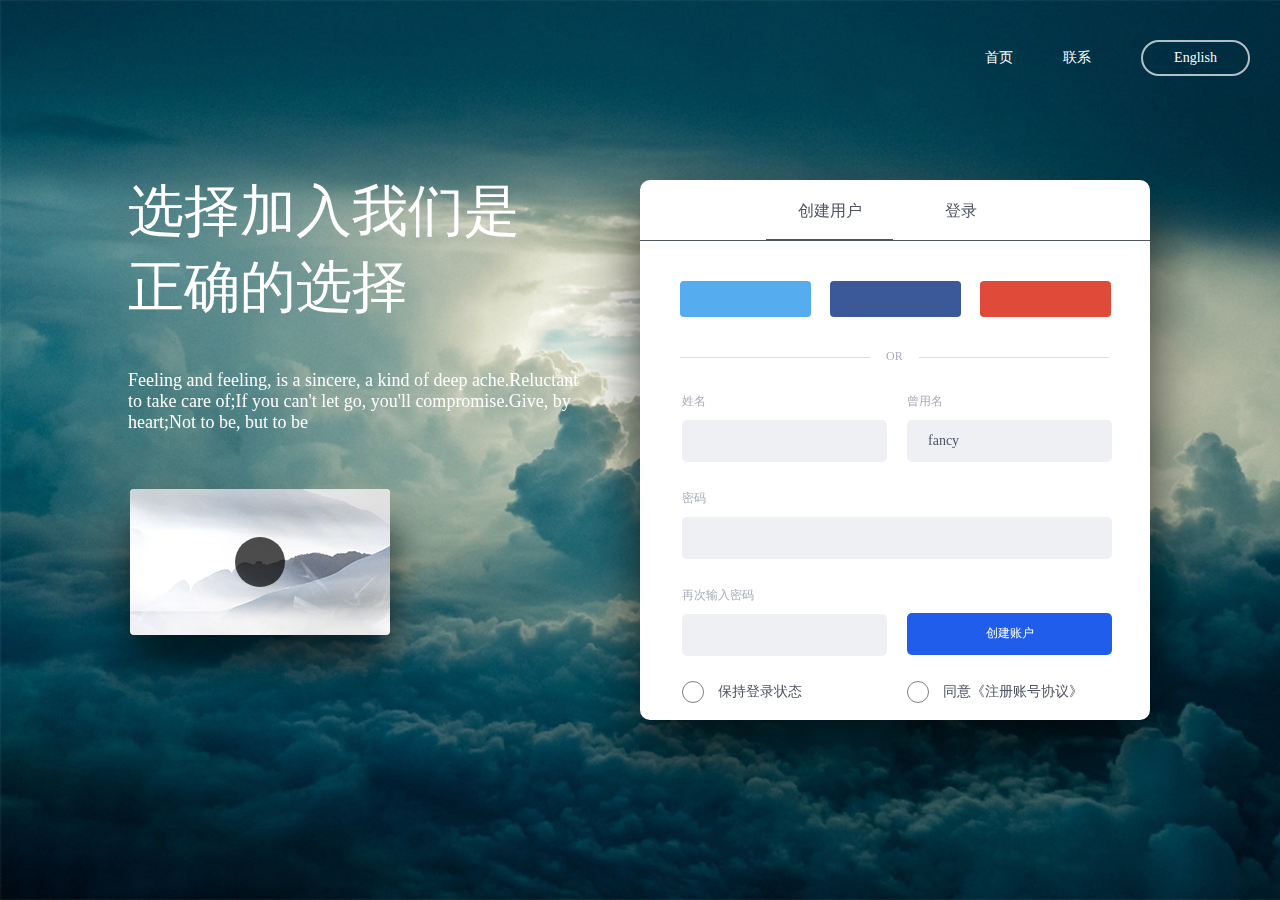
<file: html/index.html>
<!DOCTYPE html>
<html lang="en">
<head>
    <meta charset="UTF-8">
    <title>注册</title>

    <script src="../js/jquery-3.2.1.min.js"></script>
    <link rel="stylesheet" href="../css/index.css"/>
    <link rel="stylesheet" href="//at.alicdn.com/t/font_635909_nk7nxweoszdaq0k9.css"/>

</head>
<body>

<!--header开始-->
<div class="head">
    <i class="iconfont icon-fenlei"></i>
    <span class="head_text">首页</span>
    <span class="head_text">联系</span>

    <button type="button" class="head_bottom">
        <span>English</span>
        <i class="iconfont icon-xiangxia"></i>
    </button>
</div>
<!--header结束-->

<!--注册表开始-->
<div id="zhucebiao">

    <div class="title">
        <span class="title_text title_text1">创建用户</span>
        <span class="title_text">登录</span>
    </div>

    <ul class="zcb_ul">
        <li class="zcb_li twitter">
            <i class="iconfont icon-twitter"></i>
        </li>
        <li class="zcb_li facebook">
            <i class="iconfont icon-facebook"></i>
        </li>
        <li class="zcb_li Google">
            <i class="iconfont icon-google-plus"></i>
        </li>
    </ul>

    <div class="fengexian">
        <span class="xian xian1"></span>
        <span class="fengexian_text">OR</span>
        <span class="xian"></span>
    </div>

    <table class="table">

        <tr>
            <td class="td1">
                <p class="table_text">姓名</p>
                <input type="text" class="table_input" id="reg_name"/>
            </td>
            <td class="td1">
                <p class="table_text">曾用名</p>
                <input type="text" value="fancy" class="table_input"/>
            </td>
        </tr>

        <tr>
            <td class="td1" colspan="2">
                <p class="table_text table_text1">密码</p>
                <input type="password" class="table_input table_input1" id="reg_password"/>
            </td>
        </tr>

        <tr>
            <td class="td1">
                <p class="table_text table_text1">再次输入密码</p>
                <input type="password" class="table_input" id="reg_repassword"/>
            </td>
            <td>
                <button type="button" class="button" id="register">创建账户</button>
            </td>
        </tr>

        <tr>
            <td>
                <!--<span class="xuanzhong">-->
                    <!--<i class="iconfont icon-gou1"></i>-->
                <!--</span>-->
                <!--<span class="xuanze_text">保持登录状态</span>-->
                <label for="denglu">
                    <input type="checkbox" id="denglu"/>
                    <i class="denglu"></i>
                    <span class="denglu_text">保持登录状态</span>
                </label>
            </td>
            <td>
                <!--<span class="xuanzhong">-->
                    <!--<i class="iconfont icon-gou1"></i>-->
                <!--</span>-->
                <!--<span class="xuanze_text">同意《注册账号协议》</span>-->
                <label for="zhuce">
                    <input type="checkbox" id="zhuce"/>
                    <i class="denglu"></i>
                    <span class="denglu_text">同意《注册账号协议》</span>
                </label>
            </td>
        </tr>

    </table>

</div>


<!--注册表结束-->

<!--左边开始-->
<div id="vedio">

    <span class="vedio_icon">
        <i class="iconfont icon-bofang"></i>
    </span>

</div>

<p class="left_text1">选择加入我们是正确的选择</p>

<p class="left_text2">Feeling and feeling, is a sincere, a kind of deep
    ache.Reluctant to take care of;If you can't let go,
    you'll compromise.Give, by heart;Not to be, but to be </p>
<!--左边结束-->


<script src="../js/login.js"></script>
</body>
</html>
</file>
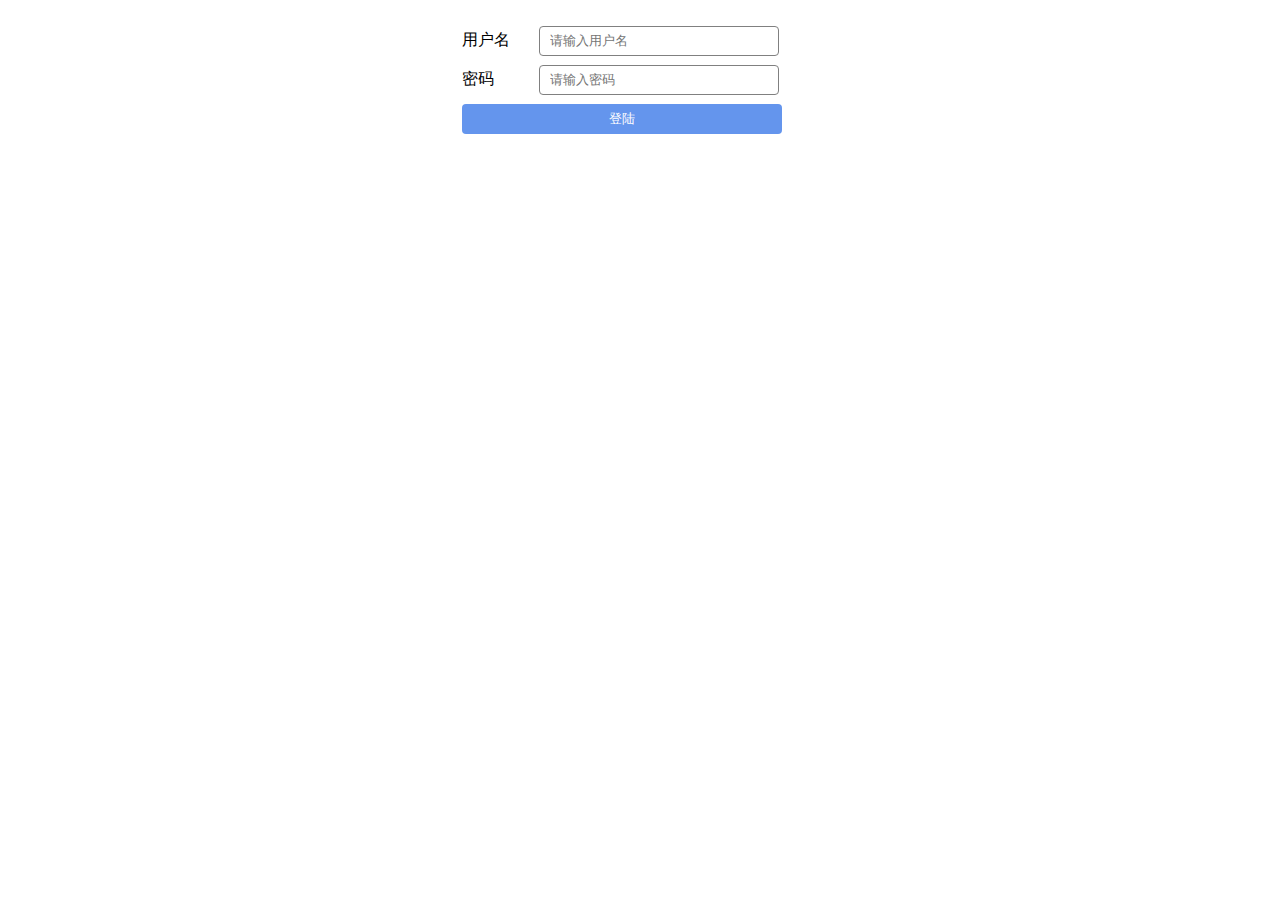
<file: html/index2.html>
<!DOCTYPE html>
<html lang="en">
<head>
    <meta charset="UTF-8">
    <title>登陆</title>

    <script src="../js/jquery-3.2.1.min.js"></script>
    <link rel="stylesheet" href="../css/index2.css"/>

</head>
<body>

<table id="table">

    <tr>
        <td>用户名</td>
        <td>
            <input type="text" placeholder="请输入用户名" class="text1" id="log_name"/>
        </td>
    </tr>
    <tr>
        <td>密码</td>
        <td>
            <input type="password" placeholder="请输入密码" class="text2" id="log_password"/>
        </td>
    </tr>

    <tr>
        <td colspan="2">
            <button type="button" class="login" id="loginBtn">登陆</button>
        </td>
    </tr>

</table>


<script src="../js/login1.js"></script>
</body>
</html>
</file>
<file: css/index.css>
*{
    padding: 0;
    margin: 0;
    font-family: '΢���ź�';
    box-sizing: border-box;
    -webkit-box-sizing: border-box;
    -moz-box-sizing: border-box;
}

html,body{
    height: 100%;
}

body{
    background-image: url(../img/background.jpg);
    background-size: cover;
}

/*ע�����ʼ*/
#zhucebiao{
    width: 510px;
    height: 540px;
    background: white;
    border-radius: 10px;
    position: fixed;
    top: 50%;
    right: 130px;
    transform: translateY(-50%);
    box-shadow: 0 28px 57px rgba(0,0,0,0.72);
    -webkit-box-shadow: 0 28px 57px rgba(0,0,0,0.72);
    -moz-box-shadow: 0 28px 57px rgba(0,0,0,0.72);
    -o-box-shadow: 0 28px 57px rgba(0,0,0,0.72);
    -ms-box-shadow: 0 28px 57px rgba(0,0,0,0.72);
    text-align: center;
}

.title{
    height: 61px;
    border-bottom: 1px solid #4f5362;
    text-align: center;
    line-height: 61px;
}

.title_text{
    width: 127px;
    height: 61px;
    display: inline-block;
    color: #4f5362;
    font-size: 16px;
}

.title_text1{
    border-bottom: 2px solid #4f5362;
}

.zcb_ul{
    list-style: none;
    margin-top: 40px;
    margin-left: 40px;
    height: 36px;
    margin-bottom: 32px;
}

.zcb_li{
    width: 131px;
    height: 36px;
    border-radius: 4px;
    color: white;
    text-align: center;
    line-height: 36px;
    float: left;
    margin-right: 19px;
}

.twitter{
    background: #55acee;
}

.facebook{
    background: #3b5998;
}

.Google{
    background: #df4b38;
}

.fengexian{
    margin-bottom: 30px;
    height: 12px;
}

.xian{
    width: 190px;
    height: 1px;
    background: rgba(79,83,98,0.2);
    display: block;
    float: left;
    margin-top: 8px;
}

.fengexian_text{
    color: #a8acb9;
    font-size: 12px;
    margin: 0 16px;
    float: left;
}

.xian1{margin-left: 40px;}

.table{
    margin-left: 40px;
}

.td1{
    width: 223px;
}

.table_text{
    float: left;
    color: #a8acb9;
    font-size: 12px;
    margin-bottom: 10px;
}

.table_input{
    float: left;
    width: 205px;
    height: 42px;
    background: #eff0f4;
    color: #4f5362;
    font-size: 14px;
    border: none;
    border-radius: 5px;
    padding-left: 21px;
    outline: none;
}

.table_text1{
    margin-top: 26px;
}

.table_input1{
    width: 430px;
}

.button{
    width: 205px;
    height: 42px;
    border-radius: 5px;
    background: #1f5dea;
    color: white;
    font-size: 12px;
    border: none;
    margin-top: 50px;
    float: left;
}

.denglu_text{
    font-size: 14px;
    color: #4f5362;
    float: left;
    margin-top: 25px;
    margin-left: 14px;
}

#denglu{
    display: none;
}

.denglu{
    width: 22px;
    height: 22px;
    border-radius: 50%;
    border: 1px solid gray;
    display: inline-block;
    float: left;
    margin-top: 23px;
}

input:checked+i{
    border: 1px solid #43cb83;
    background: #43cb83;
    background-image: url(../img/gou.png);
    background-size: 80%;
    background-repeat: no-repeat;
    background-position: center center;
}

#zhuce{display: none;}

.zhuce{
    width: 22px;
    height: 22px;
    border-radius: 50%;
    border: 1px solid gray;
    display: inline-block;
    float: left;
    margin-top: 23px;
}

.table_input:focus{
    background: white;
    box-shadow: 0 9px 18px rgba(173,178,199,0.62);
    -webkit-box-shadow: 0 9px 18px rgba(173,178,199,0.62);
    -moz-box-shadow: 0 9px 18px rgba(173,178,199,0.62);
    -o-box-shadow: 0 9px 18px rgba(173,178,199,0.62);
    -ms-box-shadow: 0 9px 18px rgba(173,178,199,0.62);
}
/*ע�������*/

/*��߿�ʼ*/
#vedio{
    width: 260px;
    height: 146px;
    border-radius: 4px;
    background-image: url(../img/shipin.jpg);
    position: absolute;
    left: 130px;
    top: 489px;
    box-shadow: 0 29px 40px rgba(0,0,0,0.62);
    -webkit-box-shadow: 0 29px 40px rgba(0,0,0,0.62);
    -moz-box-shadow: 0 29px 40px rgba(0,0,0,0.62);
    -o-box-shadow: 0 29px 40px rgba(0,0,0,0.62);
    -ms-box-shadow: 0 29px 40px rgba(0,0,0,0.62);
    text-align: center;
}

.vedio_icon{
    display: inline-block;
    width: 50px;
    height: 50px;
    border-radius: 50%;
    background: rgba(0,0,0,0.7);
    text-align: center;
    line-height: 50px;
    margin-top: 48px;
    color: white;
}

.left_text1{
    width: 392px;
    color: white;
    font-size: 56px;
    position: absolute;
    left: 128px;
    top: 174px;
}

.left_text2{
    width: 460px;
    color: white;
    font-size: 18px;
    position: absolute;
    left: 128px;
    top: 370px;
}
/*��߽���*/

/*head��ʼ*/
#head{
    height: 125px;

}

.head{
    float: right;
    position: relative;
    top: 40px;
    right: 30px;

}

.head_text{
    font-size: 14px;
    color: white;
}

.icon-fenlei{
    color: white;
    margin-right: 14px;
}

.head_bottom{
    width: 109px;
    height: 36px;
    border-radius: 36px;
    background: transparent;
    border: 2px solid rgba(255,255,255,0.7);
    outline: none;
    font-size: 14px;
    color: white;

}

.icon-xiangxia{
    color: rgba(255,255,255,0.4);
}

.head_text{
    margin-right: 30px;
}

.head_text{
    margin-right: 46px;
}
/*head����*/
</file>
<file: css/index2.css>
*{
    margin: 0;
    padding: 0;
    box-sizing: border-box;
    -webkit-box-sizing: border-box;
    -moz-box-sizing: border-box;
    -o-box-sizing: border-box;
    -ms-box-sizing: border-box;
}

#table{
    margin: 20px auto;
    width: 360px;
    height: 120px;
}

.login{
    width: 320px;
    height: 30px;
    background: cornflowerblue;
    border: none;
    color: white;
    border-radius: 4px;
}

.text1,.text2{
    width: 240px;
    padding-left: 10px;
    border-radius: 4px;
    height: 30px;
    border: 1px solid gray;
    margin-left: 20px;
}
</file>
